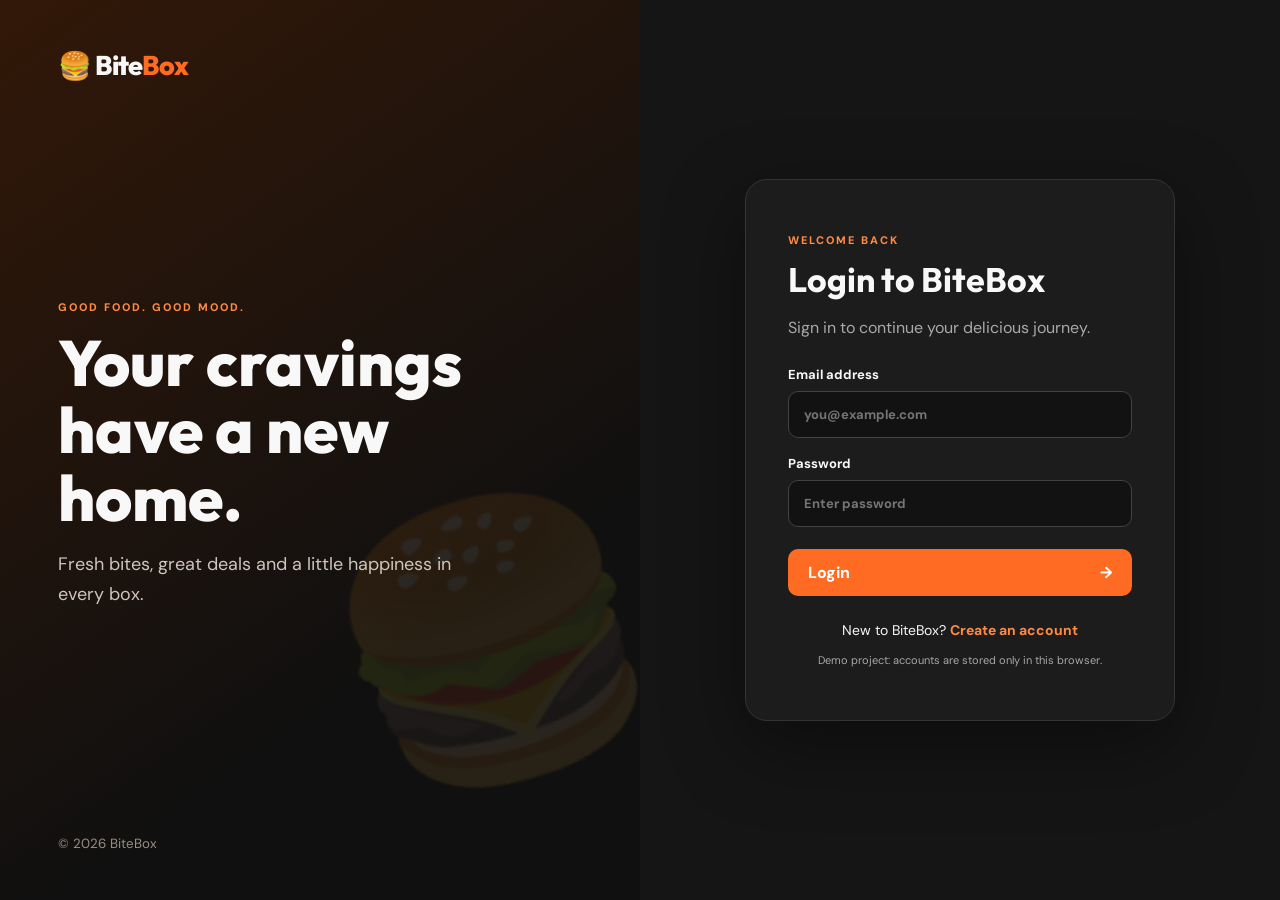
<file: index.html>
<!DOCTYPE html><html lang="en"><head><meta charset="UTF-8"><meta name="viewport" content="width=device-width,initial-scale=1"><title>BiteBox — Sign in</title><link rel="stylesheet" href="app.css"></head><body class="auth-page"><main class="auth-shell"><section class="auth-art"><a class="brand" href="index.html">🍔 Bite<span>Box</span></a><div><p class="eyebrow">GOOD FOOD. GOOD MOOD.</p><h1>Your cravings<br>have a new home.</h1><p>Fresh bites, great deals and a little happiness in every box.</p></div><small>© 2026 BiteBox</small></section><section class="auth-panel"><div class="auth-card"><p class="eyebrow">WELCOME BACK</p><h2>Login to BiteBox</h2><p class="muted">Sign in to continue your delicious journey.</p><form id="login-form"><label>Email address<input id="login-email" type="email" placeholder="you@example.com" required></label><label>Password<input id="login-password" type="password" placeholder="Enter password" minlength="6" required></label><button class="btn full" type="submit">Login <span>→</span></button></form><p class="auth-switch">New to BiteBox? <a href="signup.html">Create an account</a></p><p class="tiny muted">Demo project: accounts are stored only in this browser.</p></div></section></main><div id="toast" class="toast" role="status"></div><script src="app.js"></script></body></html>
</file>
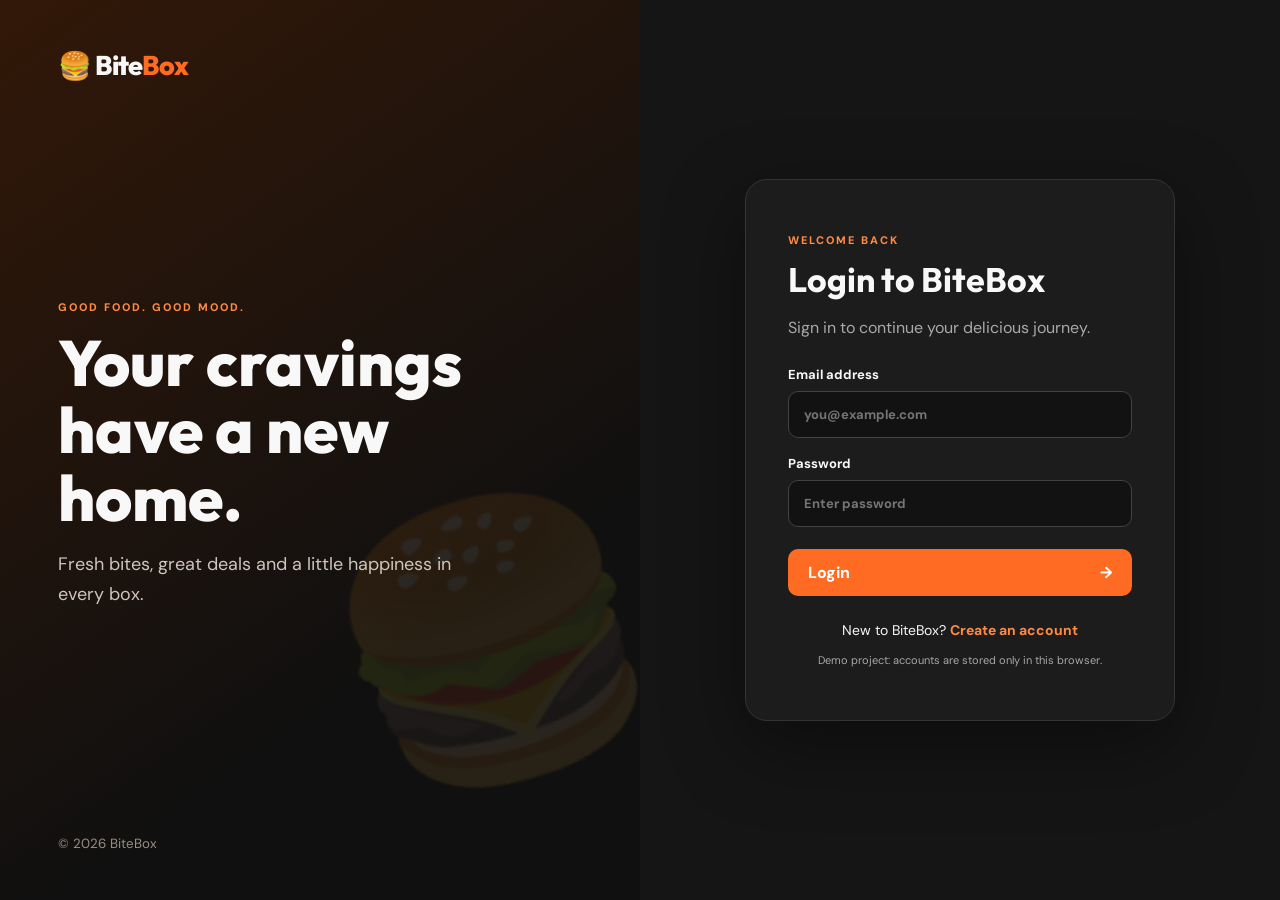
<file: cart.html>
<!DOCTYPE html><html lang="en"><head><meta charset="UTF-8"><meta name="viewport" content="width=device-width,initial-scale=1"><title>BiteBox — Cart</title><link rel="stylesheet" href="app.css"></head><body data-protected="true"><div id="nav"></div><main class="section container"><div class="section-head"><p class="eyebrow">ALMOST THERE</p><h2>Your cart</h2><p>Review your items and place your order.</p></div><div class="cart-layout"><section class="panel cart-list" id="cart-list"></section><aside class="panel summary" id="summary"></aside></div></main><div id="foot"></div><div id="toast" class="toast"></div><script src="app.js"></script><script>document.getElementById('nav').innerHTML=nav('cart');document.getElementById('foot').innerHTML=footer();</script></body></html>
</file>
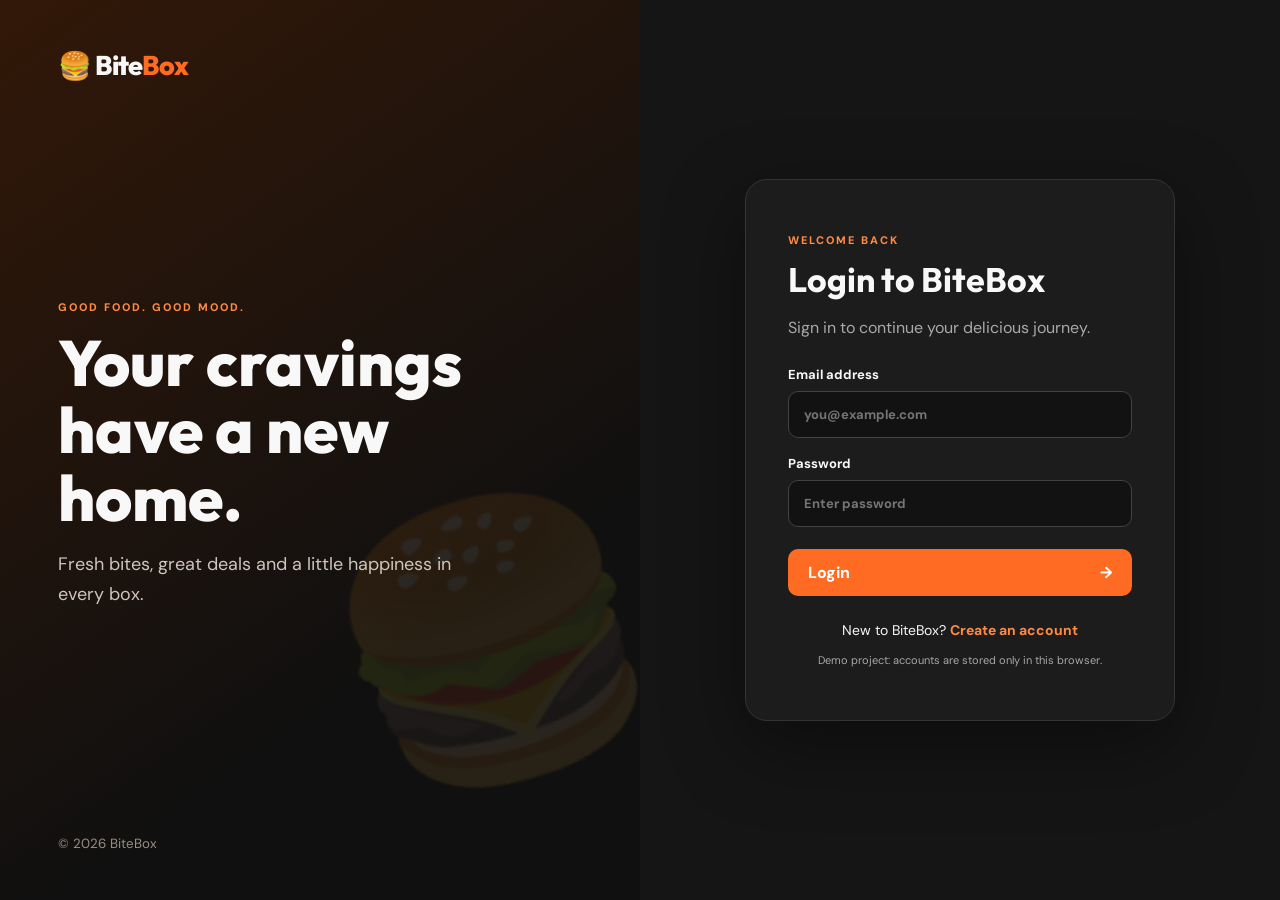
<file: menu.html>
<!DOCTYPE html><html lang="en"><head><meta charset="UTF-8"><meta name="viewport" content="width=device-width,initial-scale=1"><title>BiteBox — Menu</title><link rel="stylesheet" href="app.css"></head><body data-protected="true"><div id="nav"></div><main class="section container"><div class="section-head"><p class="eyebrow">MADE FRESH FOR YOU</p><h2>Explore our menu</h2><p>Find your favourite bite and add it to your box.</p></div><div class="toolbar"><input id="search" type="search" placeholder="Search burgers, pizza, momos..."><select id="category"><option>All</option><option>Burgers</option><option>Sides</option><option>Snacks</option><option>Wraps</option><option>Combos</option></select></div><div class="grid" id="product-grid"></div></main><div id="foot"></div><div id="toast" class="toast"></div><script src="app.js"></script><script>document.getElementById('nav').innerHTML=nav('menu');document.getElementById('foot').innerHTML=footer();</script></body></html>
</file>
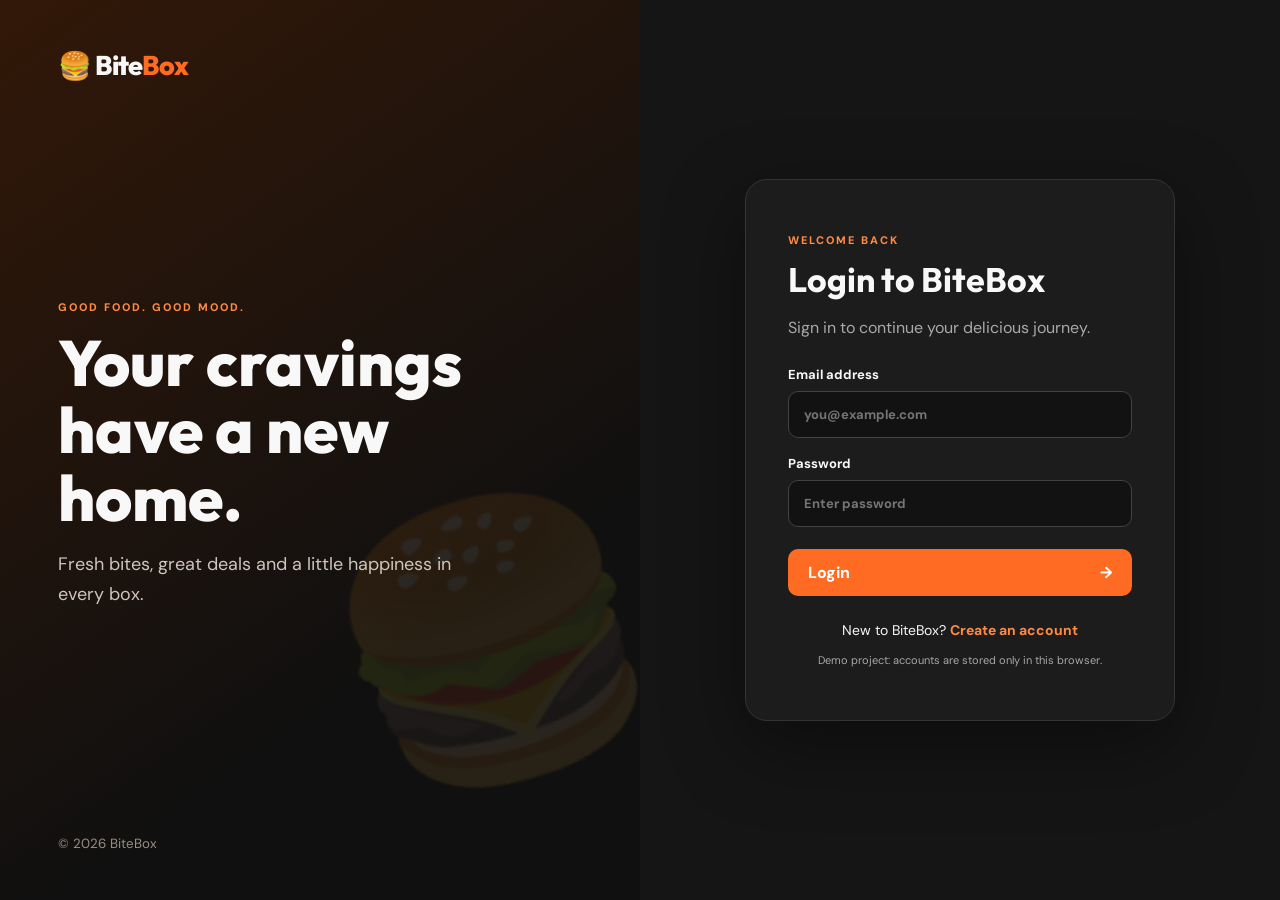
<file: offer.html>
<!DOCTYPE html><html lang="en"><head><meta charset="UTF-8"><meta name="viewport" content="width=device-width,initial-scale=1"><title>BiteBox — Offers</title><link rel="stylesheet" href="app.css"></head><body data-protected="true"><div id="nav"></div><main class="section container"><div class="section-head"><p class="eyebrow">A LITTLE EXTRA JOY</p><h2>Offers & coupon codes</h2><p>Copy a code and apply it in your cart.</p></div><div class="grid"><article class="panel food-info"><span class="tag">FIRST ORDER</span><h3>WELCOME50</h3><p>Get 50% off your first order, up to ₹150.</p><button class="btn" onclick="copyCode('WELCOME50')">Copy code</button></article><article class="panel food-info"><span class="tag">SAVE ₹100</span><h3>BOX100</h3><p>Flat ₹100 off on orders above ₹499.</p><button class="btn" onclick="copyCode('BOX100')">Copy code</button></article><article class="panel food-info"><span class="tag">DELIVERY OFFER</span><h3>FREEDEL</h3><p>Get free delivery on your order.</p><button class="btn" onclick="copyCode('FREEDEL')">Copy code</button></article></div><div class="banner"><div><h2>Ready to order?</h2><p>Your favourite food is waiting.</p></div><a class="btn" href="menu.html">Browse menu</a></div></main><div id="foot"></div><div id="toast" class="toast"></div><script src="app.js"></script><script>document.getElementById('nav').innerHTML=nav('offers');document.getElementById('foot').innerHTML=footer();function copyCode(c){if(navigator.clipboard){navigator.clipboard.writeText(c).then(()=>toast(c+' copied!')).catch(()=>toast('Use code '+c+' at checkout'))}else toast('Use code '+c+' at checkout')}</script></body></html>
</file>
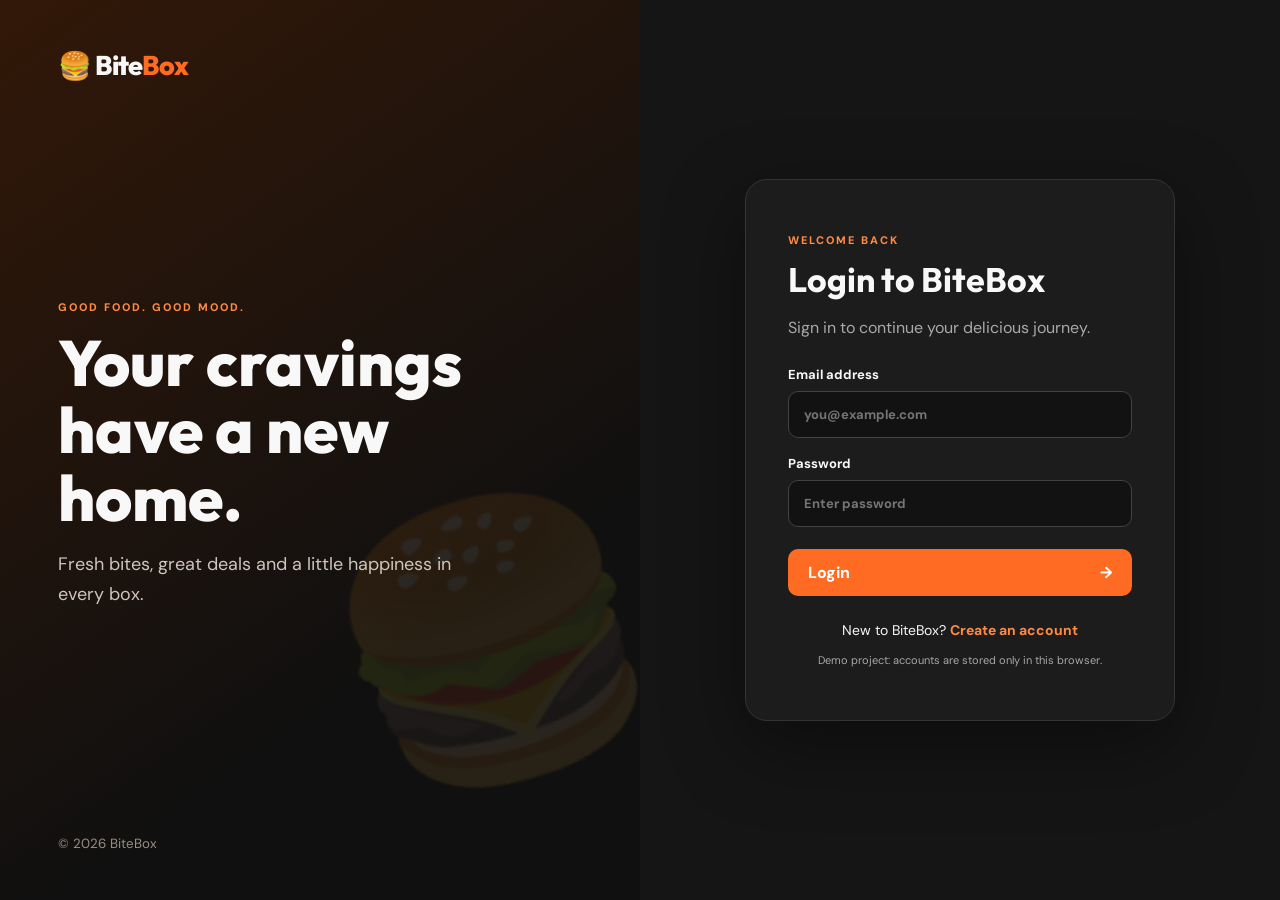
<file: orders.html>
<!DOCTYPE html><html lang="en"><head><meta charset="UTF-8"><meta name="viewport" content="width=device-width,initial-scale=1"><title>BiteBox — My orders</title><link rel="stylesheet" href="app.css"></head><body data-protected="true"><div id="nav"></div><main class="section container"><div class="section-head"><p class="eyebrow">YOUR BITEBOX ACTIVITY</p><h2>My orders</h2><p>All your demo orders in one place.</p></div><div id="orders-list"></div></main><div id="foot"></div><div id="toast" class="toast"></div><script src="app.js"></script><script>document.getElementById('nav').innerHTML=nav('orders');document.getElementById('foot').innerHTML=footer();</script></body></html>
</file>
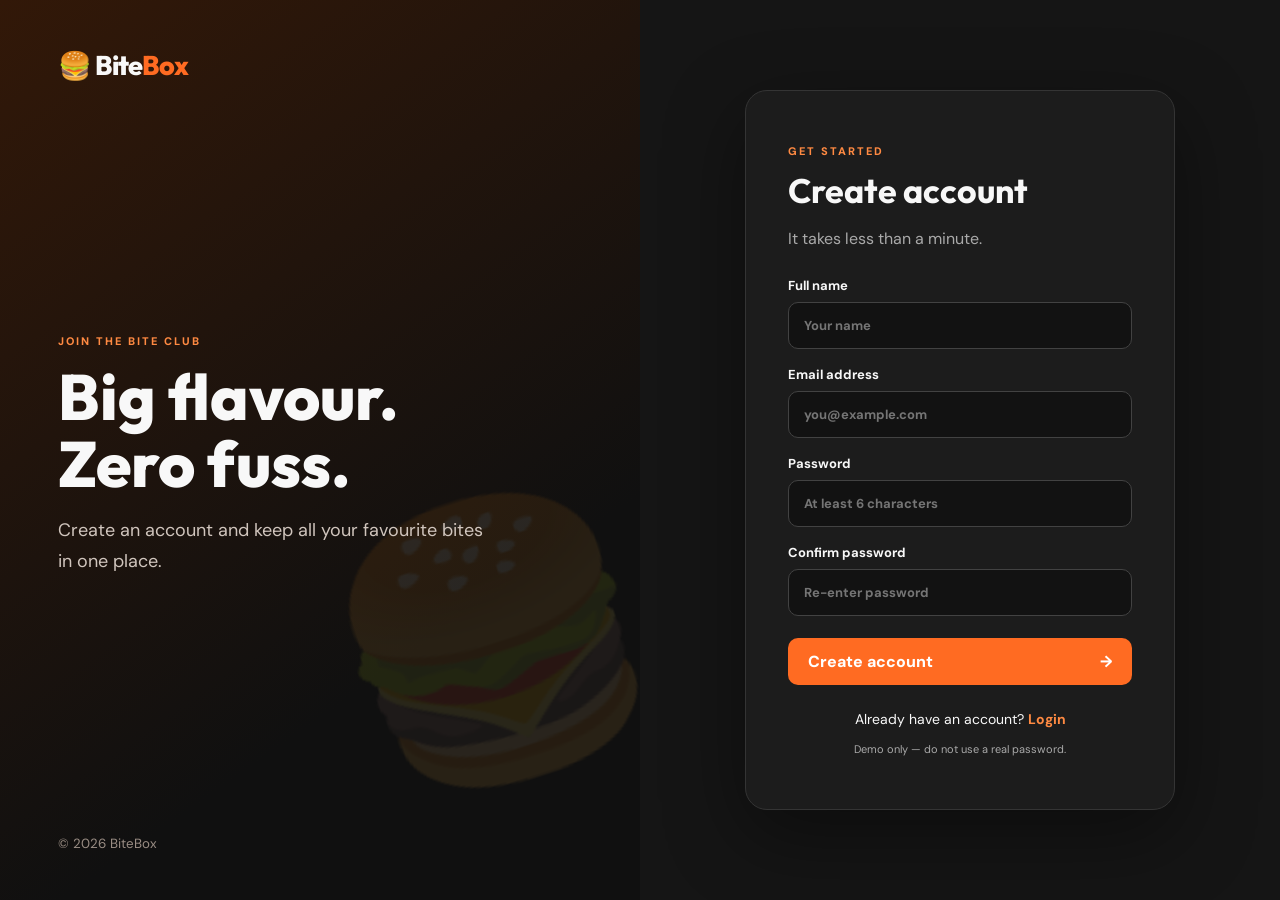
<file: signup.html>
<!DOCTYPE html><html lang="en"><head><meta charset="UTF-8"><meta name="viewport" content="width=device-width,initial-scale=1"><title>Create account — BiteBox</title><link rel="stylesheet" href="app.css"></head><body class="auth-page"><main class="auth-shell"><section class="auth-art"><a class="brand" href="index.html">🍔 Bite<span>Box</span></a><div><p class="eyebrow">JOIN THE BITE CLUB</p><h1>Big flavour.<br>Zero fuss.</h1><p>Create an account and keep all your favourite bites in one place.</p></div><small>© 2026 BiteBox</small></section><section class="auth-panel"><div class="auth-card"><p class="eyebrow">GET STARTED</p><h2>Create account</h2><p class="muted">It takes less than a minute.</p><form id="signup-form"><label>Full name<input id="signup-name" type="text" placeholder="Your name" required></label><label>Email address<input id="signup-email" type="email" placeholder="you@example.com" required></label><label>Password<input id="signup-password" type="password" minlength="6" placeholder="At least 6 characters" required></label><label>Confirm password<input id="signup-confirm" type="password" minlength="6" placeholder="Re-enter password" required></label><button class="btn full" type="submit">Create account <span>→</span></button></form><p class="auth-switch">Already have an account? <a href="index.html">Login</a></p><p class="tiny muted">Demo only — do not use a real password.</p></div></section></main><div id="toast" class="toast" role="status"></div><script src="app.js"></script></body></html>
</file>
<file: app.css>
@import url('https://fonts.googleapis.com/css2?family=DM+Sans:wght@400;500;600;700;800&family=Outfit:wght@400;500;600;700;800&display=swap');
:root{--orange:#ff6b22;--orange2:#ff8a42;--ink:#171717;--panel:#222;--muted:#a9a9a9;--cream:#fff8f1}*{box-sizing:border-box}html{scroll-behavior:smooth}body{margin:0;font-family:'DM Sans',sans-serif;background:#101010;color:#f8f8f8}a{color:inherit;text-decoration:none}button,input,select{font:inherit}.brand{font:800 27px Outfit,sans-serif;letter-spacing:-1px}.brand span{color:var(--orange)}.auth-page{min-height:100vh;background:#151515}.auth-shell{min-height:100vh;display:grid;grid-template-columns:1fr 1fr}.auth-art{padding:48px 9%;background:linear-gradient(145deg,#321808,#101010 70%);display:flex;flex-direction:column;justify-content:space-between;position:relative;overflow:hidden}.auth-art:after{content:'🍔';font-size:260px;position:absolute;right:-15px;bottom:10%;opacity:.10;transform:rotate(-18deg)}.auth-art>div{max-width:540px;z-index:1}.auth-art h1{font:800 clamp(42px,5vw,68px)/1.05 Outfit,sans-serif;margin:15px 0}.auth-art p:not(.eyebrow){font-size:18px;line-height:1.7;color:#d0c5bd;max-width:430px}.auth-art small{color:#9a8d84}.eyebrow{color:var(--orange2);font-size:11px;font-weight:800;letter-spacing:2px}.auth-panel{display:grid;place-items:center;padding:32px}.auth-card{width:min(100%,430px);background:#1c1c1c;padding:42px;border:1px solid #343434;border-radius:22px;box-shadow:0 25px 80px #0006}.auth-card h2{font:700 34px Outfit;margin:8px 0}.muted{color:var(--muted)}.auth-card form{display:grid;gap:17px;margin-top:28px}.auth-card label{display:grid;gap:8px;font-size:13px;font-weight:700}.auth-card input,.toolbar input,.toolbar select,.checkout input,.checkout textarea{width:100%;padding:14px 15px;border:1px solid #424242;border-radius:10px;background:#121212;color:white;outline:none}.auth-card input:focus,.toolbar input:focus{border-color:var(--orange)}.btn{border:0;background:var(--orange);color:white;padding:13px 20px;border-radius:10px;font-weight:800;cursor:pointer;transition:.2s}.btn:hover{background:#ff8544;transform:translateY(-2px)}.btn.full{width:100%;margin-top:5px;display:flex;justify-content:space-between}.auth-switch{text-align:center;font-size:14px;margin-top:25px}.auth-switch a,.text-link{color:var(--orange2);font-weight:700}.tiny{font-size:11px;text-align:center}.site-header{position:sticky;top:0;z-index:20;background:#151515ed;backdrop-filter:blur(14px);border-bottom:1px solid #303030}.nav-wrap{max-width:1200px;margin:auto;padding:14px 24px;display:flex;align-items:center;justify-content:space-between;gap:22px}.nav-links{display:flex;align-items:center;gap:25px;flex-wrap:wrap}.nav-links a{font-size:13px;color:#ddd;font-weight:700}.nav-links a:hover,.nav-links a.active{color:var(--orange2)}.cart-pill{background:#302015;padding:9px 13px;border-radius:30px}.user-pill{font-size:12px;color:#bbb}.container{width:min(1120px,92%);margin:auto}.hero{min-height:490px;padding:80px 0;background:radial-gradient(circle at 78% 45%,#54240f 0,#21120c 32%,#101010 70%);display:flex;align-items:center}.hero-inner{display:grid;grid-template-columns:1.1fr .9fr;align-items:center;gap:40px}.hero h1{font:800 clamp(42px,6vw,70px)/1.04 Outfit;margin:16px 0}.hero h1 span{color:var(--orange)}.hero p{color:#c4b9b2;line-height:1.8;max-width:520px}.hero-img{width:100%;max-height:360px;object-fit:contain;filter:drop-shadow(0 22px 28px #0009)}.section{padding:65px 0}.section-head{text-align:center;margin-bottom:34px}.section-head h2{font:700 34px Outfit;margin:8px}.section-head p{color:var(--muted)}.grid{display:grid;grid-template-columns:repeat(3,1fr);gap:22px}.food-card,.panel{background:#1d1d1d;border:1px solid #333;border-radius:16px;overflow:hidden}.food-card{transition:.25s}.food-card:hover{transform:translateY(-5px);border-color:#9b4a20}.food-card img{width:100%;height:190px;object-fit:cover;background:#292929}.food-info{padding:18px}.food-info h3{margin:0 0 7px;font:700 19px Outfit}.food-info p{color:#aaa;font-size:13px;line-height:1.6;min-height:40px}.food-row{display:flex;align-items:center;justify-content:space-between;gap:12px}.price{font-size:21px;color:var(--orange2);font-weight:800}.toolbar{display:flex;gap:12px;max-width:700px;margin:0 auto 30px}.toolbar input{flex:1}.toolbar select{width:180px}.tag{display:inline-block;background:#392013;color:#ffad79;border-radius:20px;padding:5px 9px;font-size:10px;font-weight:800}.banner{background:linear-gradient(110deg,#f36b20,#a9360d);border-radius:18px;padding:32px;display:flex;justify-content:space-between;align-items:center;gap:20px;margin:25px auto}.banner h2{font:700 28px Outfit;margin:0 0 7px}.banner p{margin:0;color:#ffdfcd}.banner .btn{background:#171717}.footer{border-top:1px solid #333;padding:30px 0;color:#999;text-align:center;font-size:13px}.cart-layout{display:grid;grid-template-columns:1.5fr .8fr;gap:22px;align-items:start}.cart-list{padding:10px 22px}.cart-item{display:grid;grid-template-columns:76px 1fr auto auto;gap:15px;align-items:center;padding:17px 0;border-bottom:1px solid #333}.cart-item img{width:76px;height:70px;object-fit:cover;border-radius:10px}.cart-item h3{margin:0 0 5px;font:700 16px Outfit}.cart-item p{margin:0;color:#aaa;font-size:12px}.qty{display:flex;align-items:center;gap:9px}.qty button,.icon-btn{background:#333;border:0;color:white;border-radius:7px;padding:7px 10px;cursor:pointer}.remove{color:#ff8b74;background:transparent;border:0;cursor:pointer}.summary{padding:22px;position:sticky;top:90px}.summary h3{font:700 22px Outfit;margin-top:0}.sumline{display:flex;justify-content:space-between;color:#bbb;margin:14px 0}.sumline.total{border-top:1px solid #444;padding-top:15px;color:white;font-size:19px;font-weight:800}.empty{text-align:center;padding:55px 15px;color:#aaa}.empty .emoji{font-size:54px}.checkout{display:grid;gap:12px;margin-top:18px}.checkout label{font-size:12px;color:#bbb;display:grid;gap:7px}.checkout textarea{min-height:75px;resize:vertical}.coupon-row{display:flex;gap:8px}.coupon-row input{min-width:0}.notice{font-size:12px;color:#9cdb9c;min-height:16px}.toast{position:fixed;bottom:22px;right:22px;background:#292929;border:1px solid #555;color:white;padding:13px 18px;border-radius:10px;z-index:100;opacity:0;transform:translateY(10px);transition:.25s;pointer-events:none}.toast.show{opacity:1;transform:translateY(0)}.order-card{padding:20px;margin-bottom:14px}.order-card h3{margin:0 0 8px}.order-card p{color:#aaa;font-size:13px}@media(max-width:800px){.auth-shell{grid-template-columns:1fr}.auth-art{min-height:300px;padding:28px 7%}.auth-art h1{font-size:42px}.auth-art small{margin-top:30px}.hero-inner{grid-template-columns:1fr;text-align:center}.hero-inner p{margin-left:auto;margin-right:auto}.hero-img{max-height:240px}.grid{grid-template-columns:repeat(2,1fr)}.cart-layout{grid-template-columns:1fr}.summary{position:static}.nav-wrap{flex-direction:column}.nav-links{justify-content:center;gap:14px}}@media(max-width:520px){.auth-card{padding:27px 22px}.grid{grid-template-columns:1fr}.toolbar{flex-direction:column}.toolbar select{width:100%}.cart-item{grid-template-columns:60px 1fr auto;gap:10px}.cart-item img{width:60px;height:60px}.cart-item .qty{grid-column:2}.cart-item .remove{grid-column:3;grid-row:1}.cart-item .price{grid-column:3;grid-row:2;font-size:16px}.banner{flex-direction:column;text-align:center}.hero{padding:55px 0}}
</file>
